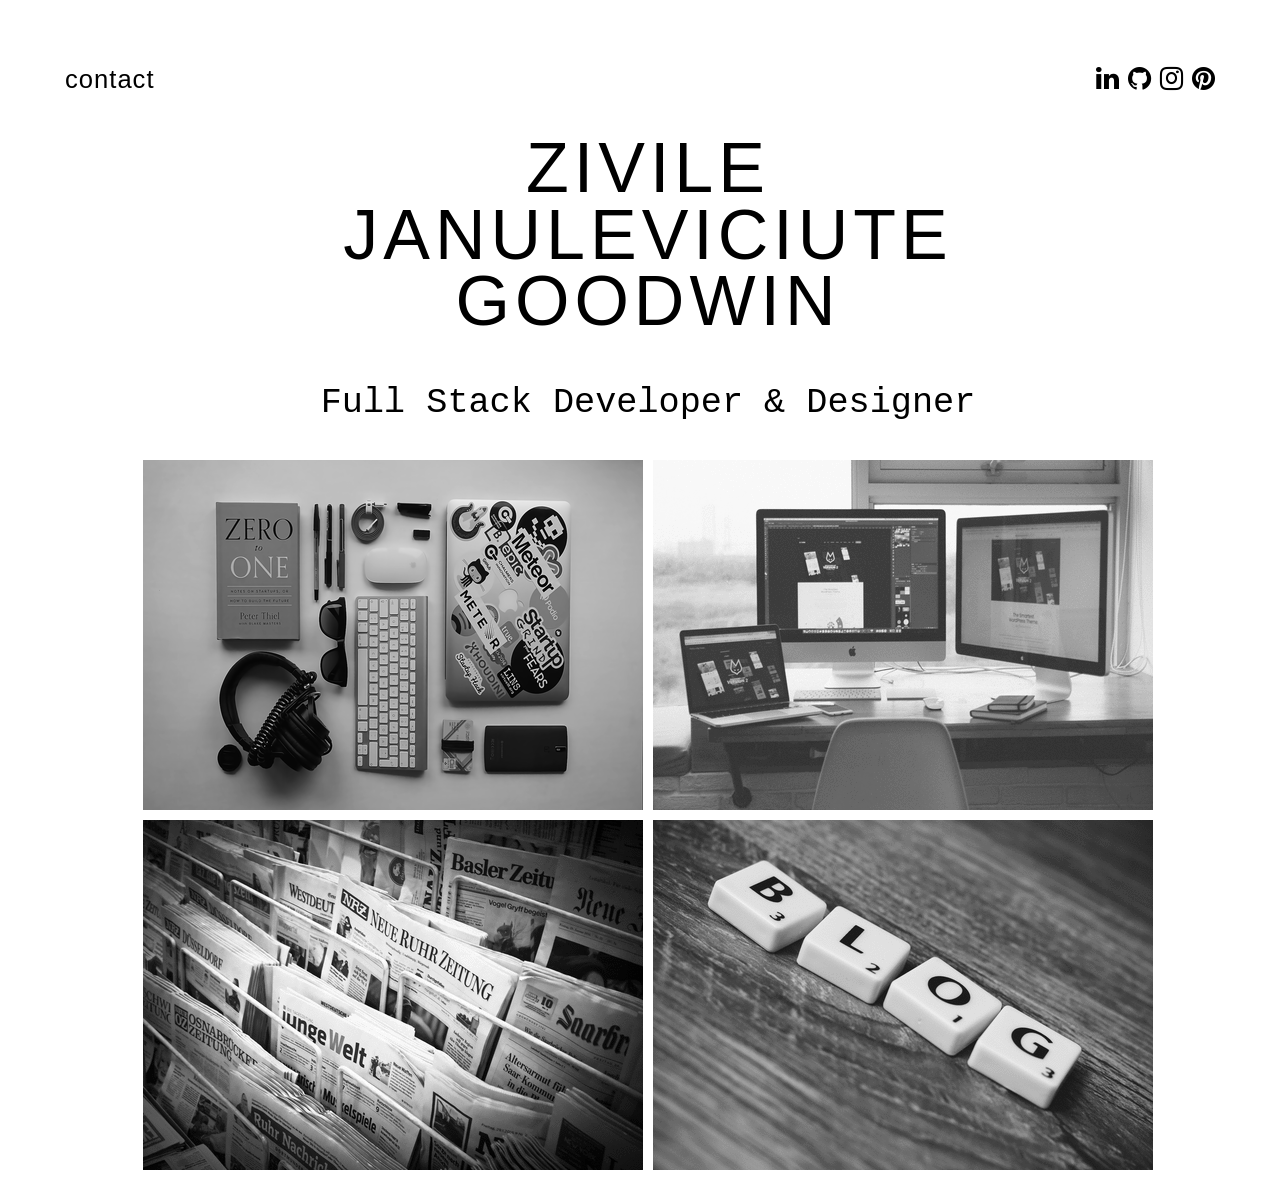
<file: index.html>
<!DOCTYPE html>
<html lang="en">
<head>
  <meta charset="UTF-8">
  <meta name="viewport" content="width=device-width, initial-scale=1, maximum-scale=1, user-scalable=no">
  <title>Zivile JG</title>
  <link rel="stylesheet" href="https://cdnjs.cloudflare.com/ajax/libs/font-awesome/4.7.0/css/font-awesome.min.css">
  <link rel="stylesheet" href="https://cdnjs.cloudflare.com/ajax/libs/animate.css/3.5.2/animate.min.css"
  integrity="sha384-OHBBOqpYHNsIqQy8hL1U+8OXf9hH6QRxi0+EODezv82DfnZoV7qoHAZDwMwEJvSw"
  crossorigin="anonymous">
  <link rel="stylesheet" type="text/css" href="css/style.css">
</head>
<body>
  <div class="main">
  <nav class="nav-social-media">
    <a href="https://www.linkedin.com/in/zivile-januleviciute-goodwin/" class="fa fa-linkedin"></a>
    <a href="https://github.com/zivile777" class="fa fa-github"></a>
    <a href="https://www.instagram.com/sepulture/" class="fa fa-instagram"></a>
    <a href="https://www.pinterest.com/zivilejg/" class="fa fa-pinterest"></a>
  </nav>
  <a href="mailto:zivile.goodwin@gmail.com" class="button-contact">contact</a>
    <header class="main-header">
      <div class="logo animated slideInLeft">
        <h1 class="logo-title">Zivile<br>Januleviciute<br>Goodwin</h1>
      </div>
      <div class="logo-subtitle animated slideInRight">
        <p>Full Stack Developer & Designer</p>
      </div>
    </header>
    <div class="links-div">
      <div class="container-index">
      <a href="resume.html">
        <div class="div-box">
          <img src="assets/resume.png" alt="resume">
          <div class="div-text-resume">
            <h3>Resume</h3>
        </div>
      </div>
    </a>
      <a href="portfolio.html">
        <div class="div-box">
          <img src="assets/portfolio.png" alt="portfolio">
          <div class="div-text-portfolio">
            <h3>Portfolio</h3>
        </div>
      </div>
    </a>
    <a href="publishings.html">
    <div class="div-box">
      <img src="assets/publishings.png" alt="publishings">
      <div class="div-text-publishings">
        <h3>Publishings</h3>
      </div>
    </div>
  </a>
  <a href="blog.html">
    <div class="div-box">
    <img src="assets/blog.png" alt="blog"/>
    <div class="div-text-blog">
      <h3>Blog</h3>
    </div>
  </div>
</a>
  </div>
  </div>
</div>
  <script></script>
</body>
</html>
</file>
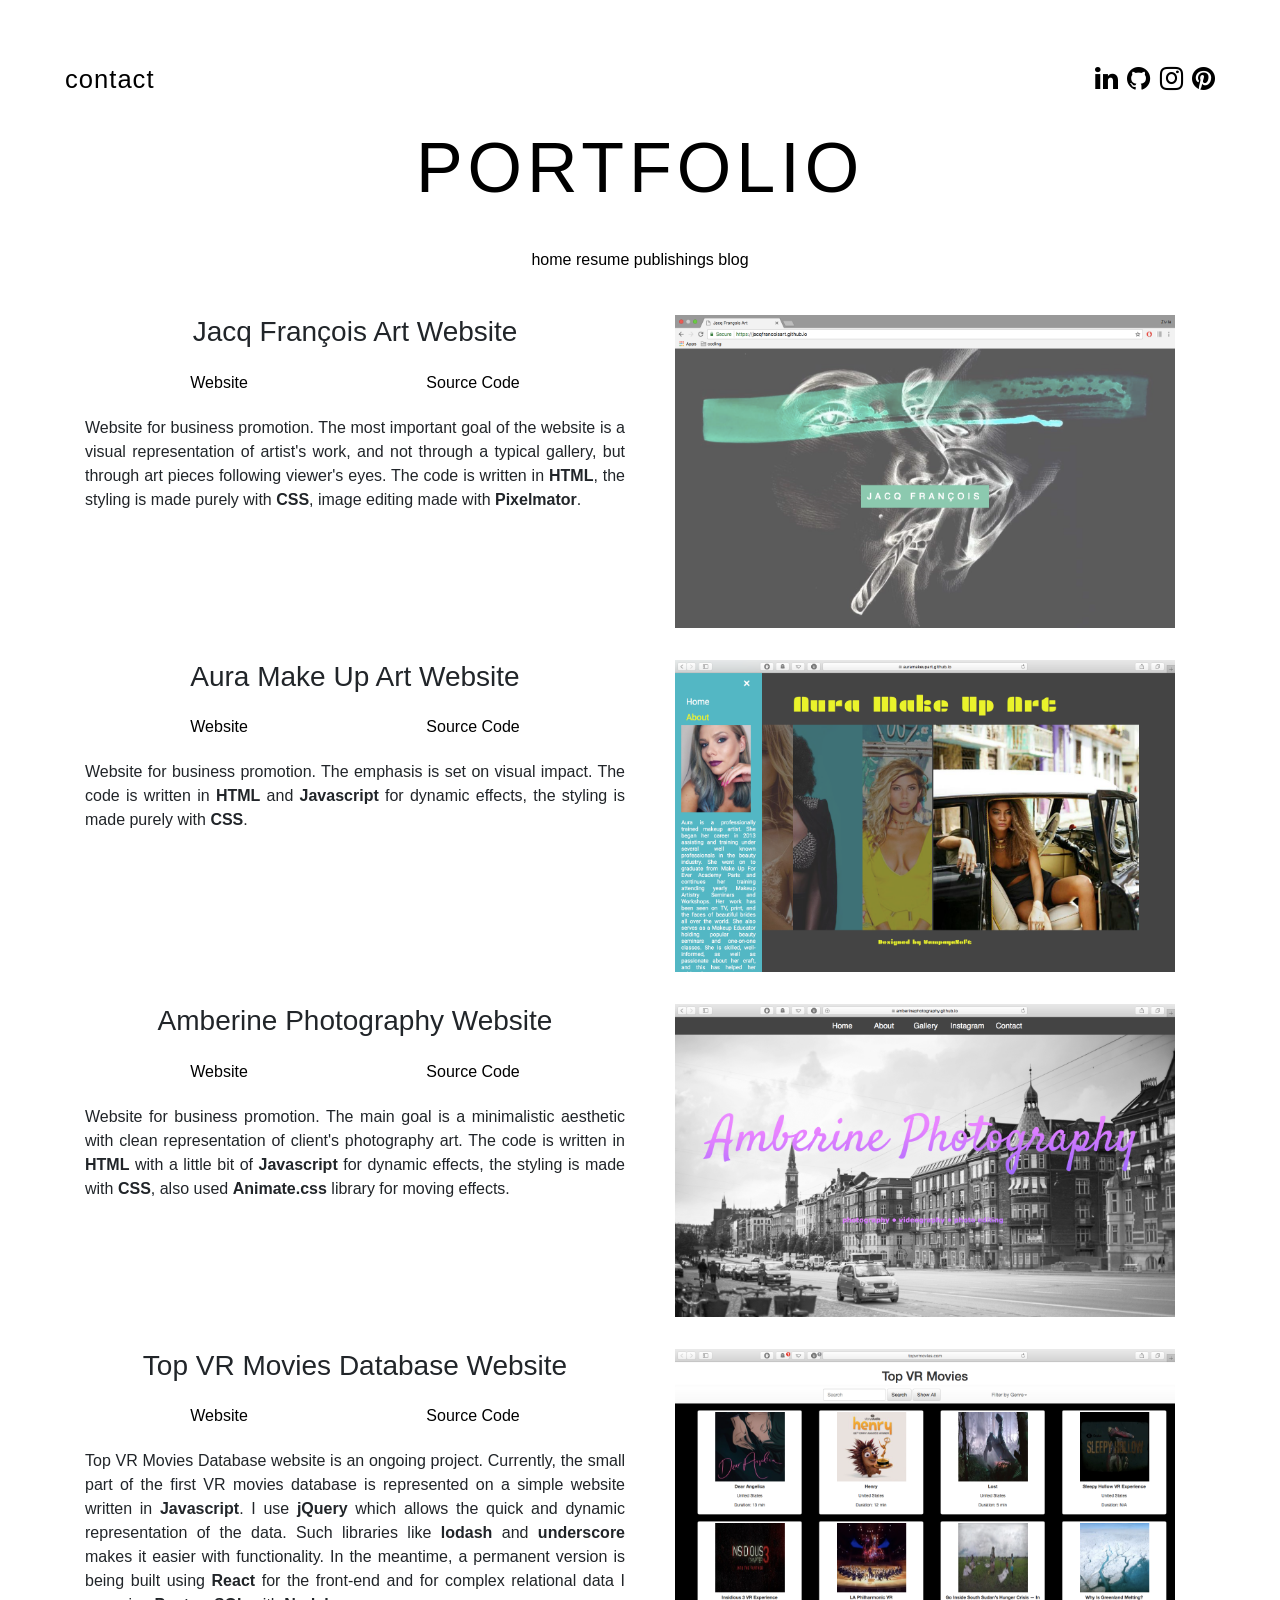
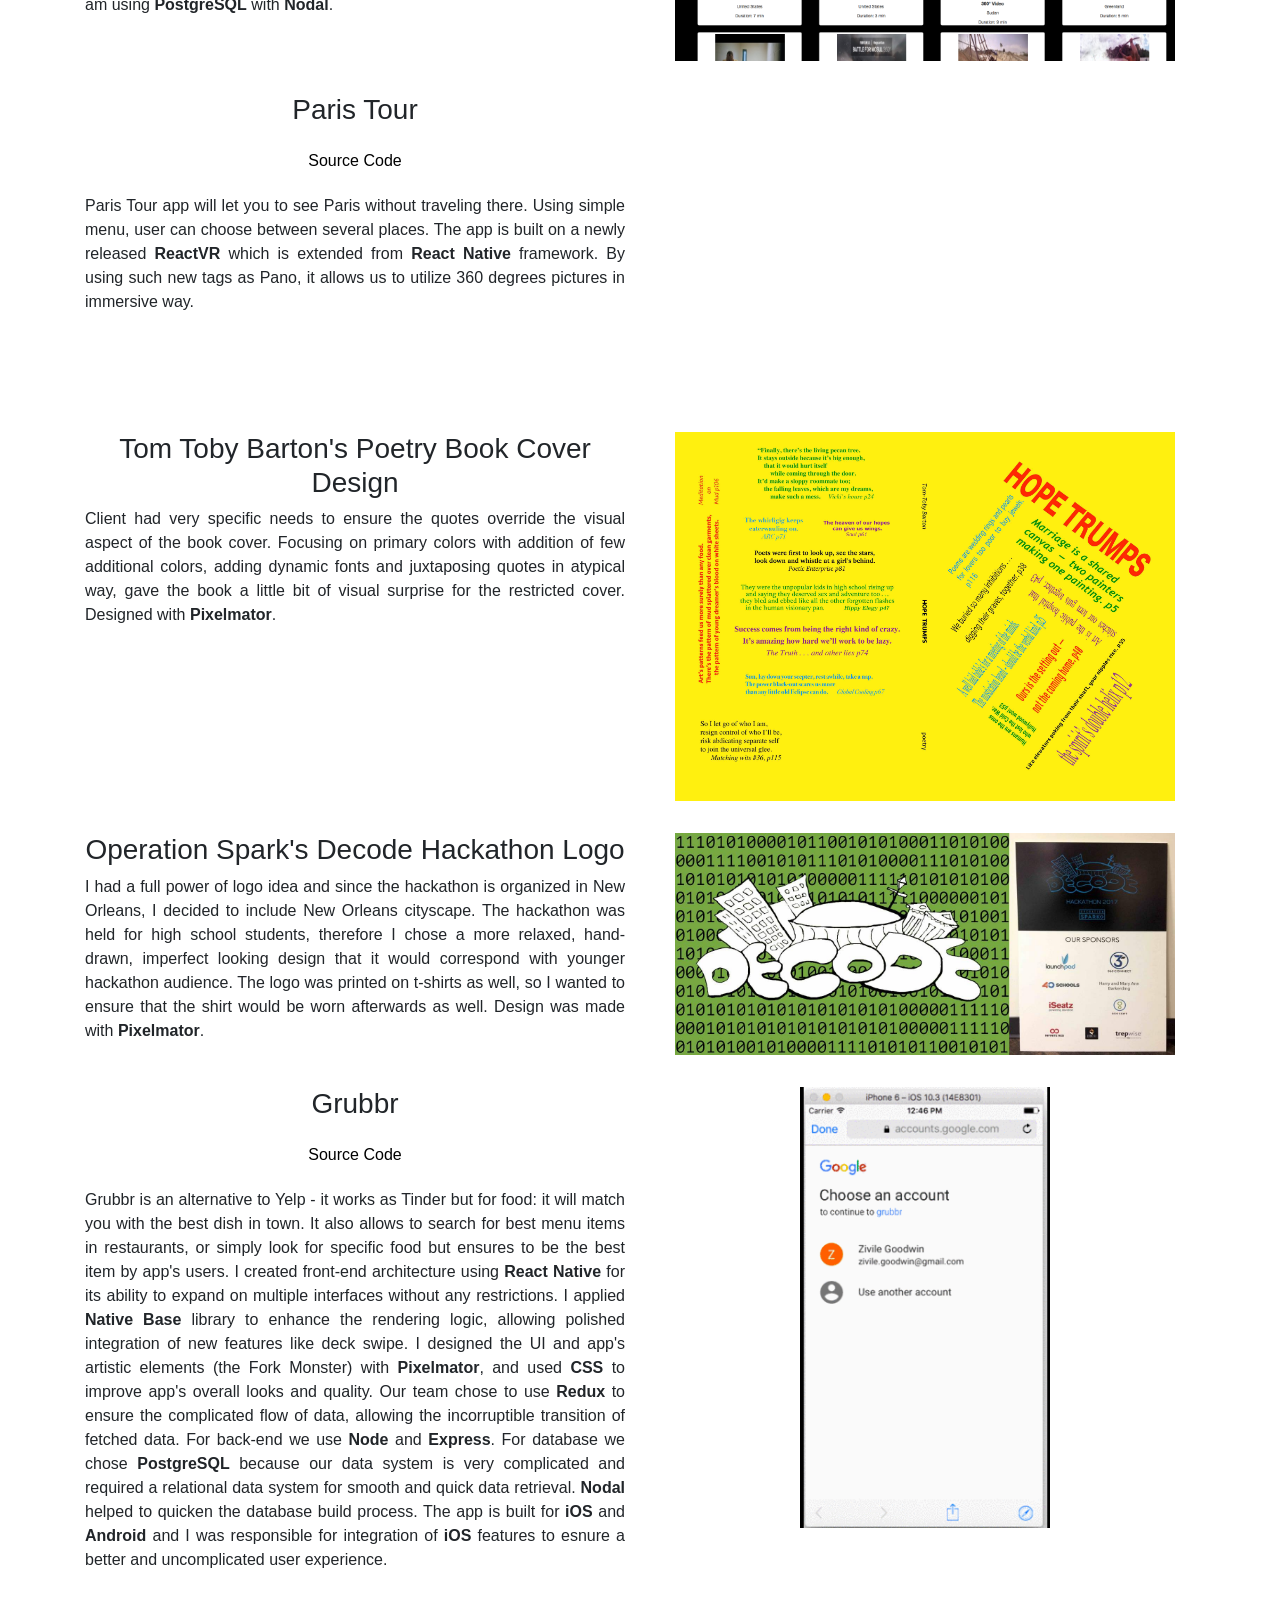
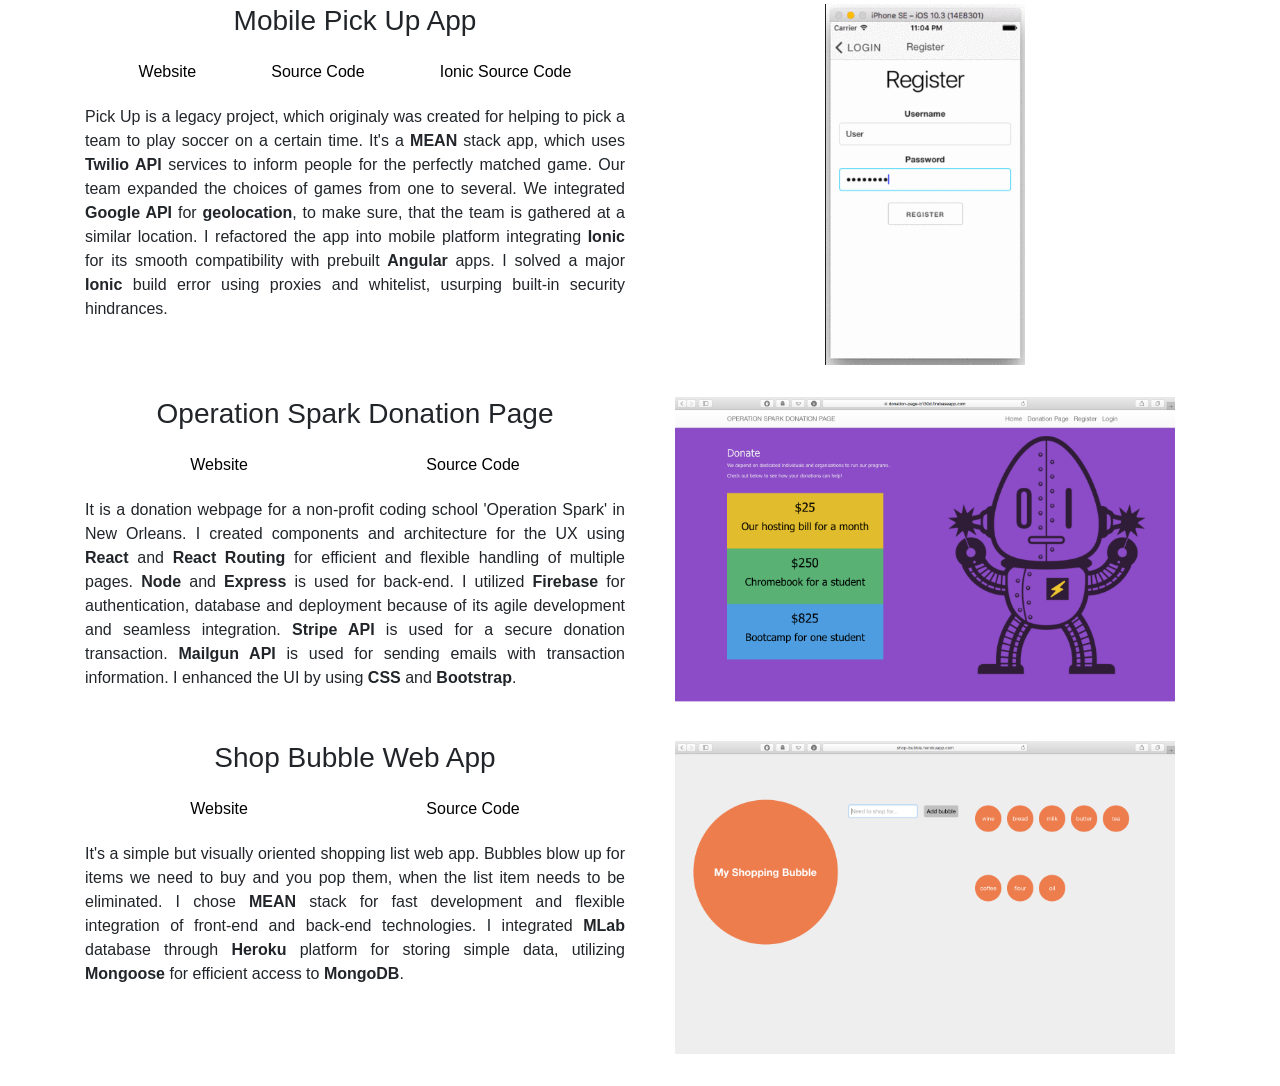
<file: portfolio.html>
<!DOCTYPE html>
<html lang="en">
<head>
  <meta charset="UTF-8">
  <meta name="viewport" content="width=device-width, initial-scale=1, maximum-scale=1, user-scalable=no">
  <title>Zivile JG</title>
  <link rel="stylesheet" href="https://maxcdn.bootstrapcdn.com/bootstrap/4.0.0-alpha.6/css/bootstrap.min.css"
    integrity="sha384-rwoIResjU2yc3z8GV/NPeZWAv56rSmLldC3R/AZzGRnGxQQKnKkoFVhFQhNUwEyJ"
    crossorigin="anonymous">
    <link rel="stylesheet" href="https://cdnjs.cloudflare.com/ajax/libs/font-awesome/4.7.0/css/font-awesome.min.css">
    <link rel="stylesheet" href="https://cdnjs.cloudflare.com/ajax/libs/animate.css/3.5.2/animate.min.css"
    integrity="sha384-OHBBOqpYHNsIqQy8hL1U+8OXf9hH6QRxi0+EODezv82DfnZoV7qoHAZDwMwEJvSw"
    crossorigin="anonymous">
  <link rel="stylesheet" type="text/css" href="css/style.css">
</head>
<body>
  <div class="main">
    <nav class="nav-social-media">
      <a href="https://www.linkedin.com/in/zivile-januleviciute-goodwin/" class="fa fa-linkedin"></a>
      <a href="https://github.com/zivile777" class="fa fa-github"></a>
      <a href="https://www.instagram.com/sepulture/" class="fa fa-instagram"></a>
      <a href="https://www.pinterest.com/zivilejg/" class="fa fa-pinterest"></a>
    </nav>
    <a href="mailto:zivile.goodwin@gmail.com" class="button-contact">contact</a>
    <header class="main-header">
      <div class="logo">
        <h1 class="logo-resume animated fadeInUpBig">Portfolio</h1>
      </div>
      <a class="nav-button" href="index.html">home</a>
      <a class="nav-button" href="resume.html">resume</a>
      <a class="nav-button" href="publishings.html">publishings</a>
      <a class="nav-button" href="blog.html">blog</a>
    </header>
    <div class="container animated bounceInUp">
      <!-- Columns are always 50% wide, on mobile and desktop -->
      <div class="row">
        <div class="col-6">
          <h3>Jacq François Art Website</h3>
          <div class="portfolio-item-info">
            <h6><a href="https://jacqfrancoisart.github.io/">Website</a></h6>
            <h6><a href="https://github.com/VampayaSoft/jacquesfrancoisart">Source Code</a></h6>
          </div>
          <p class="p-portfolio">
            Website for business promotion. The most important goal of the website
            is a visual representation of artist's work, and not through a typical
            gallery, but through art pieces following viewer's eyes.
            The code is written in <b>HTML</b>, the styling is made purely with <b>CSS</b>,
            image editing made with <b>Pixelmator</b>.
          </p>
        </div>
        <div class="col-6">
          <img src="assets/jacq.png" style="width: 500px" alt>
        </div>
        <div class="col-6">
          <h3>Aura Make Up Art Website</h3>
          <div class="portfolio-item-info">
            <h6><a href="https://auramakeupart.github.io/">Website</a></h6>
            <h6><a href="https://github.com/VampayaSoft/auramakeupart">Source Code</a></h6>
          </div>
          <p class="p-portfolio">
            Website for business promotion. The emphasis is set on visual impact.
            The code is written in <b>HTML</b> and <b>Javascript</b>
            for dynamic effects, the styling is made purely with <b>CSS</b>.
          </p>
        </div>
        <div class="col-6">
          <img src="assets/aura.png" style="width: 500px" alt>
        </div>
        <div class="col-6">
          <h3>Amberine Photography Website</h3>
          <div class="portfolio-item-info">
            <h6><a href="https://amberinephotography.github.io/">Website</a></h6>
            <h6><a href="https://github.com/VampayaSoft/amberinephotography">Source Code</a></h6>
          </div>
          <p class="p-portfolio">
            Website for business promotion. The main goal is a minimalistic aesthetic
            with clean representation of client's photography art.
            The code is written in <b>HTML</b> with a little bit of <b>Javascript</b>
            for dynamic effects, the styling is made with <b>CSS</b>,
            also used <b>Animate.css</b> library for moving effects.
          </p>
        </div>
        <div class="col-6">
          <img src="assets/amberine.png" style="width: 500px" alt>
        </div>
        <div class="col-6">
          <h3>Top VR Movies Database Website</h3>
          <div class="portfolio-item-info">
            <h6><a href="http://topvrmovies.com/">Website</a></h6>
            <h6><a href="https://github.com/VampayaSoft/vr-db-temporary-site">Source Code</a></h6>
          </div>
          <p class="p-portfolio">
            Top VR Movies Database website is an ongoing project. Currently, the small part
            of the first VR movies database is represented on a simple website
            written in <b>Javascript</b>. I use <b>jQuery</b> which allows the quick and dynamic
            representation of the data. Such libraries like <b>lodash</b> and <b>underscore</b>
            makes it easier with functionality.
            In the meantime, a permanent version is being built using <b>React</b>
            for the front-end and for complex relational data I am using <b>PostgreSQL</b> with <b>Nodal</b>.
          </p>
        </div>
        <div class="col-6">
          <img src="assets/vrmovies.png" style="width: 500px" alt>
        </div>
        <div class="col-6">
          <h3>Paris Tour</h3>
          <div class="portfolio-item-info">
            <h6><a href="https://github.com/zivile777/react-vr-paris-tour">Source Code</a></h6>
          </div>
          <p class="p-portfolio">
            Paris Tour app will let you to see Paris without traveling there.
            Using simple menu, user can choose between several places. The app is built
            on a newly released <b>ReactVR</b> which is extended from <b>React Native</b>
            framework. By using such new tags as Pano, it allows us to utilize 360 degrees
            pictures in immersive way.
          </p>
        </div>
        <div class="col-6">
          <iframe width="500" height="300" src="https://www.youtube.com/embed/Xv1PLB9O2zk"
            frameborder="0" allowfullscreen>
          </iframe>
        </div>
        <div class="col-6">
          <h3>Tom Toby Barton's Poetry Book Cover Design</h3>
          <p class="p-portfolio">
            Client had very specific needs to ensure the quotes override the visual
            aspect of the book cover. Focusing on primary colors with addition of few
            additional colors, adding dynamic fonts and juxtaposing quotes in atypical
            way, gave the book a little bit of visual surprise for the restricted cover.
            Designed with <b>Pixelmator</b>.
          </p>
        </div>
        <div class="col-6">
          <img src="assets/tom.jpg" style="width: 500px" alt>
        </div><div class="col-6">
          <h3>Operation Spark's Decode Hackathon Logo</h3>
          <p class="p-portfolio">
            I had a full power of logo idea and since the hackathon is organized
            in New Orleans, I decided to include New Orleans cityscape. The hackathon
            was held for high school students, therefore I chose a more relaxed,
            hand-drawn, imperfect looking design that it would correspond with younger
            hackathon audience. The logo was printed on t-shirts as well, so I wanted
            to ensure that the shirt would be worn afterwards as well.
            Design was made with <b>Pixelmator</b>.
          </p>
        </div>
        <div class="col-6">
          <img src="assets/hack.jpg" style="width: 500px" alt>
        </div>
        <div class="col-6">
          <h3>Grubbr</h3>
          <div class="portfolio-item-info">
            <h6><a href="https://github.com/BrutSoft/grubbr">Source Code</a></h6>
          </div>
          <p class="p-portfolio">
            Grubbr is an alternative to Yelp - it works as Tinder but for food:
            it will match you with the best dish in town. It also allows to search for best
            menu items in restaurants, or simply look for specific food but ensures to
            be the best item by app's users. I created front-end architecture using
            <b>React Native</b> for its ability to expand on multiple interfaces
            without any restrictions. I applied <b>Native Base</b> library to enhance
            the rendering logic, allowing polished integration of new features like
            deck swipe. I designed the UI and app's artistic elements (the Fork Monster)
            with <b>Pixelmator</b>, and used <b>CSS</b> to improve app's overall looks
            and quality. Our team chose to use <b>Redux</b> to ensure the complicated flow of data,
            allowing the incorruptible transition of fetched data. For back-end we use
            <b>Node</b> and <b>Express</b>. For database we chose <b>PostgreSQL</b>
            because our data system is very complicated and required a relational data system
            for smooth and quick data retrieval. <b>Nodal</b> helped to quicken the
            database build process. The app is built for <b>iOS</b> and <b>Android</b>
            and I was responsible for integration of <b>iOS</b> features to esnure
            a better and uncomplicated <iOS> user experience.
          </p>
        </div>
        <div class="col-6">
          <img src="assets/grubbr-giphy.gif" style="width: 250px" alt>
        </div>
        <div class="col-6">
          <h3>Mobile Pick Up App</h3>
          <div class="portfolio-item-info">
            <h6><a href="http://pick-up-app.herokuapp.com/">Website</a></h6>
            <h6><a href="https://github.com/BrutSoft/pickUp">Source Code</a></h6>
            <h6><a href="https://github.com/BrutSoft/pick-up-mobile">Ionic Source Code</a></h6>
          </div>
          <p class="p-portfolio">
            Pick Up is a legacy project, which originaly was created for helping to pick
            a team to play soccer on a certain time. It's a <b>MEAN</b> stack app, which uses
            <b>Twilio API</b> services to inform people for the perfectly matched game.
            Our team expanded the choices of games from one to several. We integrated
            <b>Google API</b> for <b>geolocation</b>, to make sure, that the team is gathered at
            a similar location. I refactored the app into mobile platform integrating
            <b>Ionic</b> for its smooth compatibility with prebuilt <b>Angular</b> apps.
            I solved a major <b>Ionic</b> build error using proxies and whitelist, usurping built-in
            security hindrances.
          </p>
        </div>
        <div class="col-6">
          <img src="assets/app-giphy.gif" style="width: 200px" alt>
        </div>
        <div class="col-6">
          <h3>Operation Spark Donation Page</h3>
          <div class="portfolio-item-info">
            <h6><a href="https://donation-page-b130d.firebaseapp.com">Website</a></h6>
            <h6><a href="https://github.com/zivile777/Greenfield-project-2016">Source Code</a></h6>
          </div>
          <p class="p-portfolio">
            It is a donation webpage for a non-profit coding school 'Operation Spark'
            in New Orleans. I created components and architecture for the UX using <b>React</b>
            and <b>React Routing</b> for efficient and flexible handling of multiple pages.
            <b>Node</b> and <b>Express</b> is used for back-end. I utilized <b>Firebase</b> for
            authentication, database and deployment because of its agile development and
            seamless integration. <b>Stripe API</b> is used for a secure donation transaction.
            <b>Mailgun API</b> is used for sending emails with transaction information.
            I enhanced the UI by using <b>CSS</b> and <b>Bootstrap</b>.
          </p>
        </div>
        <div class="col-6">
          <img src="assets/donation.png" style="width: 500px" alt>
        </div>
        <div class="col-6">
          <h3>Shop Bubble Web App</h3>
          <div class="portfolio-item-info">
            <h6><a href="http://shop-bubble.herokuapp.com">Website</a></h6>
            <h6><a href="https://github.com/zivile777/shop-bubble-app">Source Code</a></h6>
          </div>
          <p class="p-portfolio">
            It's a simple but visually oriented shopping list web app. Bubbles blow up
            for items we need to buy and you pop them, when the list item needs to be eliminated.
            I chose <b>MEAN</b> stack for fast development and flexible integration of
            front-end and back-end technologies. I integrated <b>MLab</b> database through
            <b>Heroku</b> platform for storing simple data, utilizing <b>Mongoose</b>
            for efficient access to <b>MongoDB</b>.
          </p>
        </div>
        <div class="col-6">
          <img src="assets/bubble.png" style="width: 500px" alt>
        </div>
      </div>
    </div>
  </div>
  <script>
  </script>
</body>
</html>
</file>
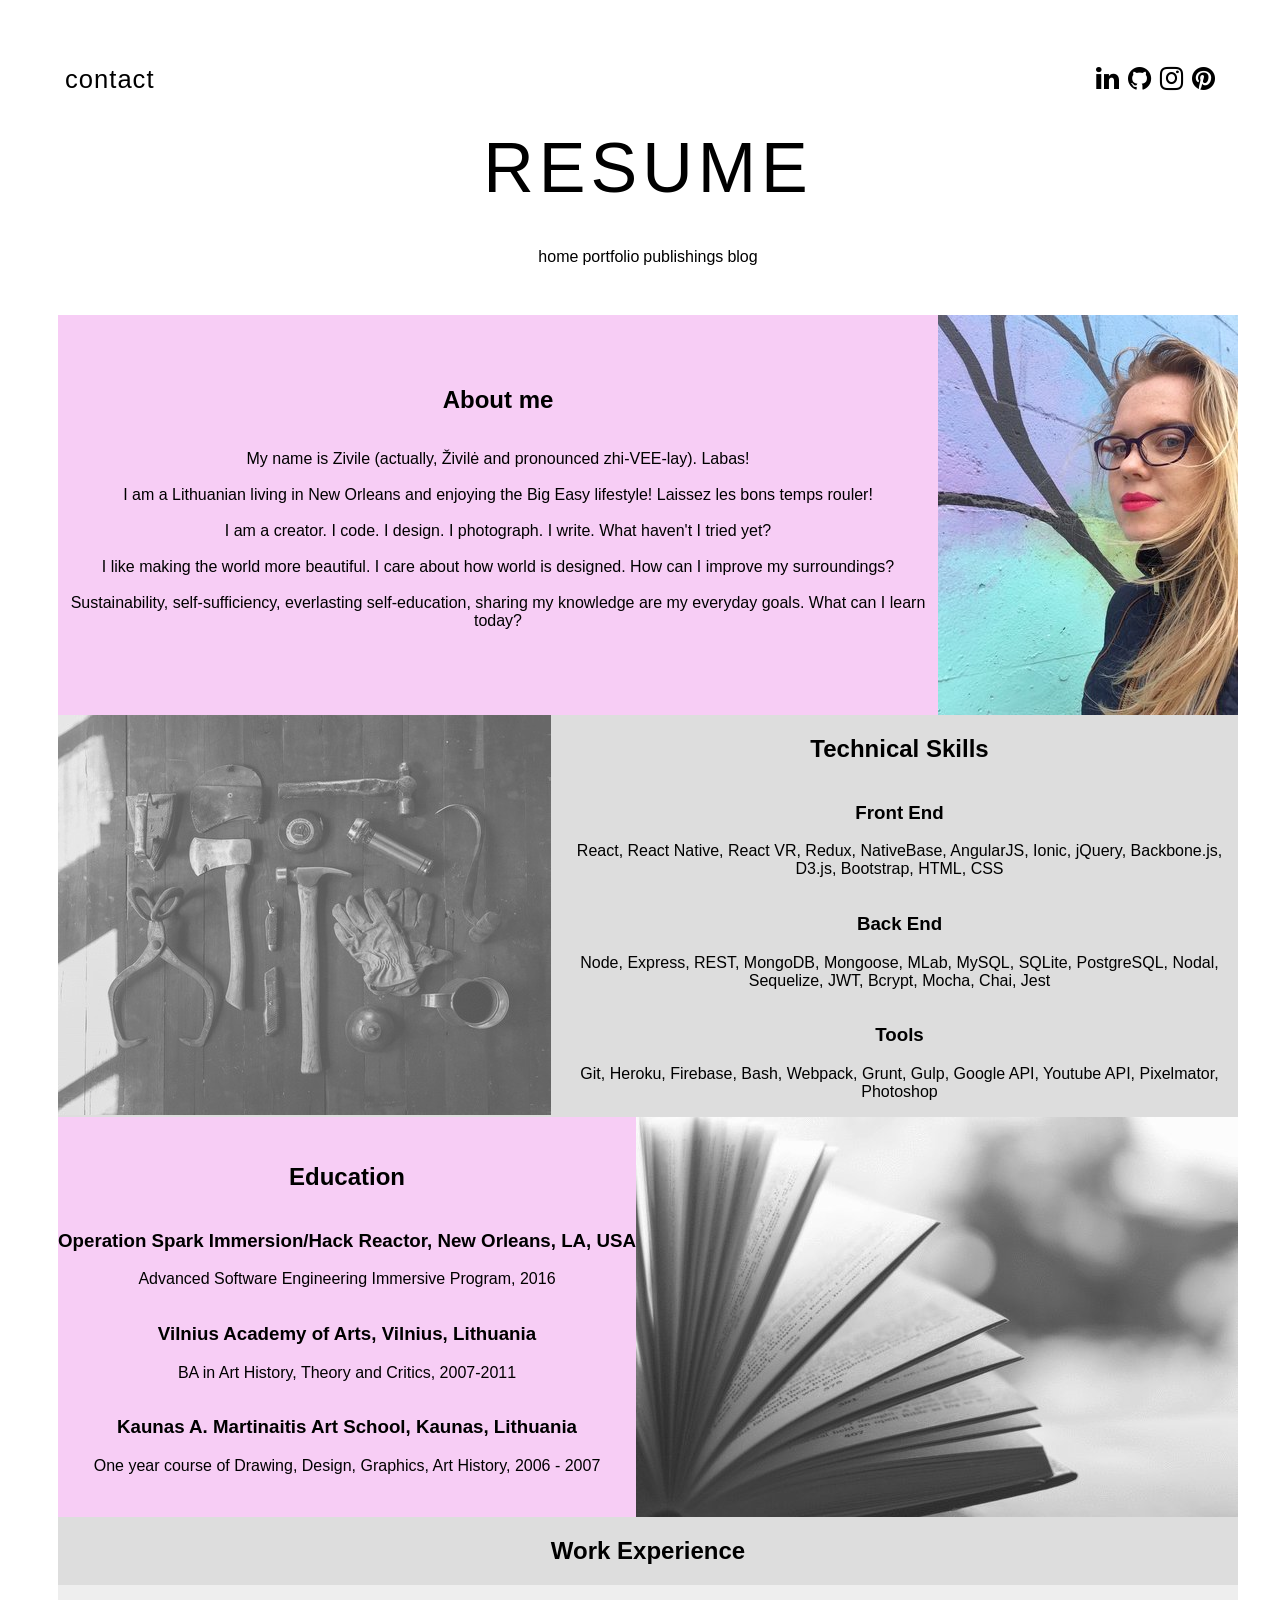
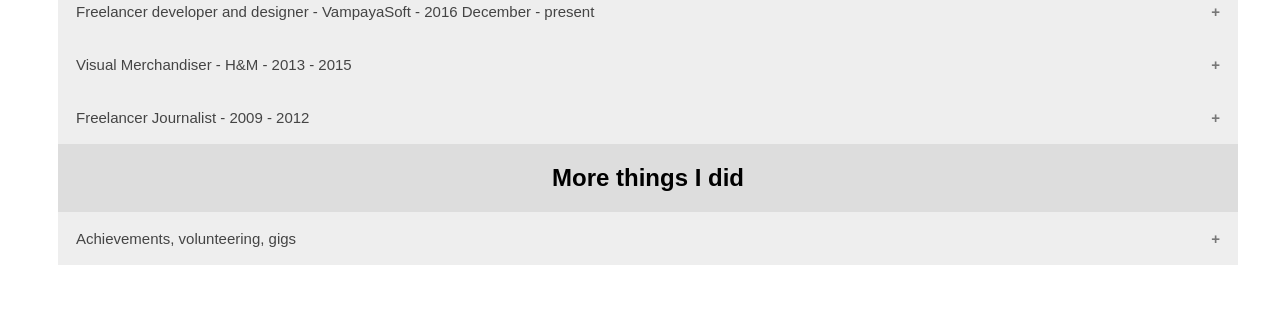
<file: resume.html>
<!DOCTYPE html>
<html lang="en">
<head>
  <meta charset="UTF-8">
  <meta name="viewport" content="width=device-width, initial-scale=1, maximum-scale=1, user-scalable=no">
  <title>Zivile JG</title>
  <link rel="stylesheet" href="https://cdnjs.cloudflare.com/ajax/libs/font-awesome/4.7.0/css/font-awesome.min.css">
  <link rel="stylesheet" href="https://cdnjs.cloudflare.com/ajax/libs/animate.css/3.5.2/animate.min.css"
  integrity="sha384-OHBBOqpYHNsIqQy8hL1U+8OXf9hH6QRxi0+EODezv82DfnZoV7qoHAZDwMwEJvSw"
  crossorigin="anonymous">
  <link rel="stylesheet" type="text/css" href="css/style.css">
</head>
<body>
  <div class="main">
    <nav class="nav-social-media">
      <a href="https://www.linkedin.com/in/zivile-januleviciute-goodwin/" class="fa fa-linkedin"></a>
      <a href="https://github.com/zivile777" class="fa fa-github"></a>
      <a href="https://www.instagram.com/sepulture/" class="fa fa-instagram"></a>
      <a href="https://www.pinterest.com/zivilejg/" class="fa fa-pinterest"></a>
    </nav>
    <a href="mailto:zivile.goodwin@gmail.com" class="button-contact">contact</a>
    <header class="main-header">
      <div class="logo">
        <h1 class="logo-resume animated zoomInUp">Resume</h1>
      </div>
      <a class="nav-button" href="index.html">home</a>
      <a class="nav-button" href="portfolio.html">portfolio</a>
      <a class="nav-button" href="publishings.html">publishings</a>
      <a class="nav-button" href="blog.html">blog</a>
    </header>
    <div class="container-resume animated slideInUp">
      <div class="about-me">
        <div class="about-me-text">
          <h2 class="title-me">About me</h2>
          <div class="desc-me">
            <p class="p-me">My name is Zivile (actually, Živilė and pronounced zhi-VEE-lay). Labas!<br></br>
            I am a Lithuanian living in New Orleans and enjoying the Big Easy lifestyle! Laissez les bons temps rouler!<br></br>
            I am a creator. I code. I design. I photograph. I write. What haven't I tried yet?<br></br>
            I like making the world more beautiful. I care about how world is designed. How can I improve my surroundings?<br></br>
            Sustainability, self-sufficiency, everlasting self-education, sharing my knowledge are my everyday goals. What can I learn today?<br></br>
            </p>
          </div>
        </div>
        <div class="about-me-pic">
          <img class="me-img" src="assets/about-me.jpg">
        </div>
      </div>
      <div class="skills">
        <div class="skills-pic">
          <img class="skills-img" src="assets/tools.jpg">
        </div>
        <div class="skills-text">
          <h2 class="title-skills">Technical Skills</h2>
          <div class="frontend">
            <h3 class="title-frontend">Front End</h3>
            <p class="p-frontend">React, React Native, React VR, Redux, NativeBase,
            AngularJS, Ionic, jQuery, Backbone.js, D3.js, Bootstrap, HTML, CSS</p>
          </div>
          <div class="backend">
            <h3 class="title-backend">Back End</h3>
            <p class="p-backend">Node, Express, REST, MongoDB, Mongoose, MLab, MySQL,
            SQLite, PostgreSQL, Nodal, Sequelize, JWT, Bcrypt, Mocha, Chai, Jest</p>
        </div>
        <div class="tools">
          <h3 class="title-tools">Tools</h3>
          <p class="p-tools">Git, Heroku, Firebase, Bash, Webpack, Grunt, Gulp, Google API,
          Youtube API, Pixelmator, Photoshop</p>
        </div>
      </div>
      </div>
      <div class="education">
        <div class="education-text">
          <h2 class="title-education">Education</h2>
          <div class="ed1">
            <h3 class="h3-ed1"><a href="https://operationspark.org">Operation Spark Immersion/Hack Reactor, New Orleans, LA, USA</a></h3>
            <p class="p-ed1">Advanced Software Engineering Immersive Program, 2016</p>
          </div>
          <div class="ed2">
            <h3 class="h3-ed2"><a href="http://www.vda.lt/en/">Vilnius Academy of Arts, Vilnius, Lithuania</a></h3>
            <p class="p-ed2">BA in Art History, Theory and Critics, 2007-2011</p>
          </div>
          <div class="ed3">
            <h3 class="h3-ed3"><a href="http://www.kamdaile.lt">Kaunas A. Martinaitis Art School, Kaunas, Lithuania</a></h3>
            <p class="p-ed1">One year course of Drawing, Design, Graphics, Art History, 2006 - 2007</p>
          </div>
        </div>
        <div class="education-pic">
          <img class="education-img" src="assets/education.jpg">
        </div>
      </div>
      <div class="work">
        <h2 class="title-work">Work Experience</h2>
        <button class="accordion">Freelancer developer and designer - VampayaSoft - 2016 December - present</button>
        <div class="panel">
          <p class="p-work">
            Working on various kinds of international projects: from graphic and web design to web and mobile applications.<br></br>
            For more information about the projects I've worked on, visit <a href="portfolio.html">Portfolio section</a>.
          </p>
        </div>
        <button class="accordion">Visual Merchandiser - H&M - 2013 - 2015</button>
        <div class="panel">
          <p class="p-work">
            My experience varies from a flagship store with a $13 million budget to a smaller $6 million store.
            I worked with big teams and as well as small ones, where I was the only visual merchandiser,
            taking care of over 70 mannequins, 4 visual windows, being responsible for store's
            marketing and its execution.
            I helped opening three stores in new markets, setting up the visual parts
            of the stores and coaching new staff on company's procedures and operations.
            Worked closely with the first Home Department in the US market,
            being responsible for merchandising and continuous
            visual updating.
            Adapted to tight schedules and deadlines, and having a shortage of staff,
            still managed to meet the standards and exceed the expectations. Constant challenges while
            engineering store's visual designs and props, taught me to find creative solutions in order
            to reach the desired look.
            Having a good understanding of retail business, marketing, customer
            service and team work, my team and I surpassed the $2 million goal by $4 million in 2015.
          </p>
        </div>
        <button class="accordion">Freelancer Journalist - 2009 - 2012</button>
        <div class="panel">
          <p class="p-work">Wrote various cultural articles and art critique.
            Published in various Lithuanian cultural newspapers like <i>Šiaurės Atėnai,
            7 Meno Dienos</i> and other news media outlets.<br></br>
            To see the articles, go to <a href="publishings.html">Publications section</a>.
          </p>
        </div>
      </div>
      <div class="other">
        <h2 class="title-other">More things I did</h2>
        <button class="accordion">Achievements, volunteering, gigs</button>
        <div class="panel">
          <p class="p-other">
            Volunteer and Mentor, Women in Tech, New Orleans, 2017 - present<br></br>
            Volunteer and Mentor, Operation Spark, New Orleans, 2017 - present<br></br>
            Logo Designer and Mentor, Operation Spark's Decode Hackathon, New Orleans, 2017<br></br>
            Volunteer, U.S. Biennial (aka Prospect New Orleans), New Orleans, 2013<br></br>
            Docent, Ogden Museum of Southern Art, New Orleans, 2013<br></br>
            Photographer Assistant, Amberine Photography, Kaunas, 2012<br></br>
            Dance Critic, New Baltic Dance Festival, Vilnius, 2012<br></br>
            Film Critic, Kaunas International Film Festival, Kaunas, 2012<br></br>
            Registrator and Bookkeeper, International Ballroom Dance competition "Autumn Cup", Kaunas, 2008 - 2012<br></br>
            Volunteer, European Film Festival "Scanorama", Kaunas, 2011 - 2012<br></br>
            Opera Critic, New Opera Action Festival, Vilnius, 2011<br></br>
            Curator and Press Release, Art Exhibition "Focus", organized with Ilonka Czerny, Vilnius, 2010<br></br>
            Makeup Assistant, short movie "Supper" by V. Pauliukevicius, Varena, 2010<br></br>
            5th place, National Philosophy Olympiad, Vilnius, 2006<br></br>
            Students Council Member, Kaunas Aušra highschool, Kaunas, 2003 - 2005<br></br>
            1st place, International Ballroom Dance competition "Baltic Ambers", Kaunas, 2001<br></br>
          </p>
        </div>
    </div>
  </div>
  <script>
var acc = document.getElementsByClassName('accordion');
var i;

for (i = 0; i < acc.length; i++) {
  acc[i].onclick = function () {
    this.classList.toggle('active');
    var panel = this.nextElementSibling;
    if (panel.style.maxHeight) {
      panel.style.maxHeight = null;
    } else {
      panel.style.maxHeight = panel.scrollHeight + 'px';
    }
  };
}
  </script>
</body>
</html>
</file>
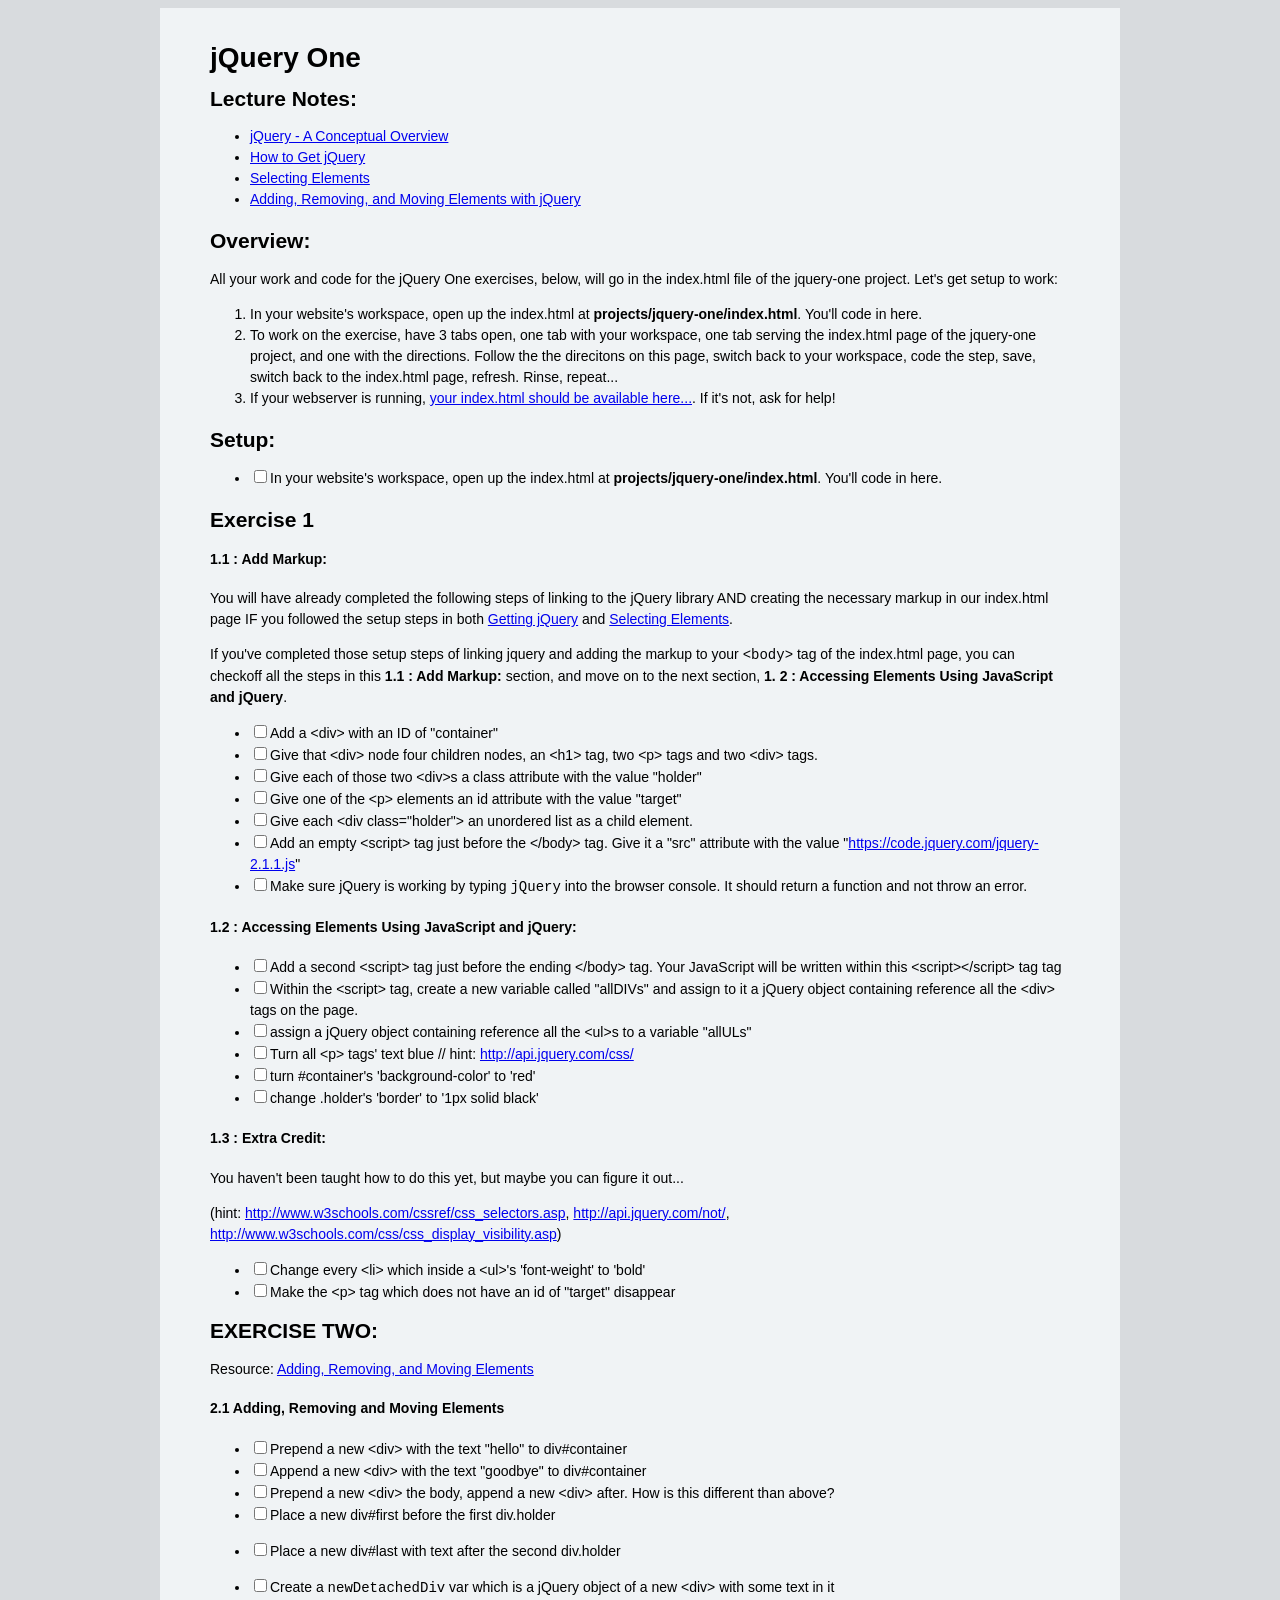
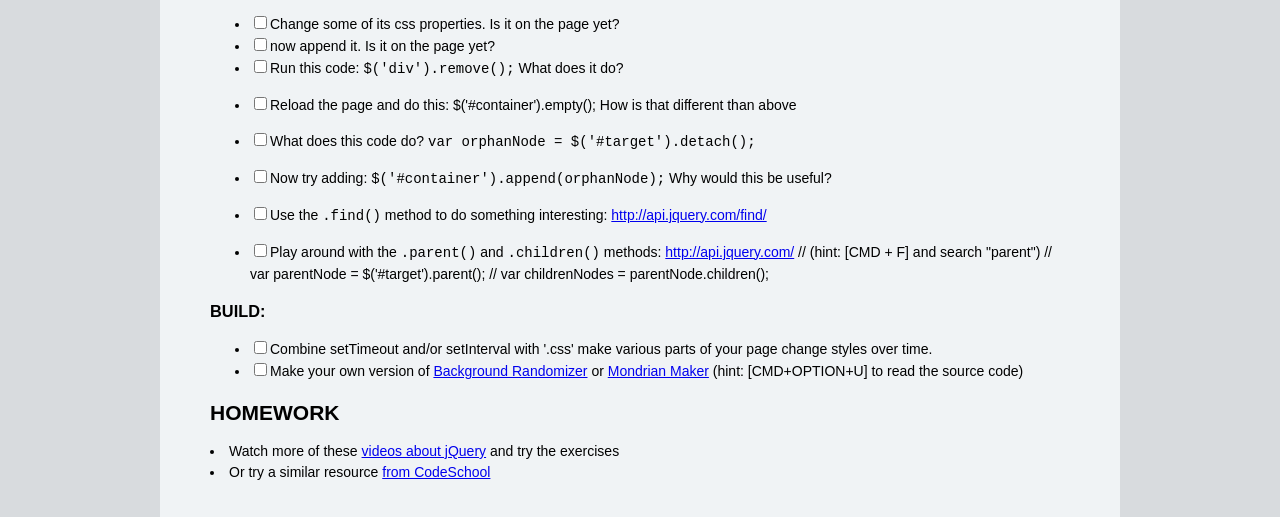
<file: projects/jquery-one/directions.html>
<!DOCTYPE html>
<html>

<head>
  <meta charset="utf-8">
  <meta http-equiv="X-UA-Compatible" content="IE=edge">
  <title>Code is Fun!</title>
  <style>
    * {
      box-sizing: border-box;
    }
    
    body {
      font: 500 14px/21px 'Helvetica Neue', Helvetica, Arials;
      background-color: #d8dbde;
    }
    
    #container {
      width: 960px;
      margin: 0 auto;
      padding: 20px 50px;
      background-color: #f0f3f5;
    }
    
    section {
      margin-top: 20px;
    }
  </style>
</head>

<body>
  <div id="container">
    <h1>jQuery One</h1>
    <section>
      <h2>Lecture Notes:</h2>
      <ul>
        <li><a href="notes/jquery1.html">jQuery - A Conceptual Overview</a></li>
        <li><a href="notes/jquery2.html">How to Get jQuery</a></li>
        <li><a href="notes/jquery3.html">Selecting Elements</a></li>
        <li><a href="notes/jquery4.html">Adding, Removing, and Moving Elements with jQuery</a></li>
      </ul>
    </section>
    
    <section>
      <h2>Overview:</h2>
      <p>All your work and code for the jQuery One exercises, below, will go in the index.html file of the jquery-one project. Let's get setup to work:</p>
      <ol>
        <li>In your website's workspace, open up the index.html at <strong>projects/jquery-one/index.html</strong>.  You'll code in here.</li>
        <li>To work on the exercise, have 3 tabs open, one tab with your workspace, one tab serving the index.html page of the jquery-one project, and one with the directions.  Follow the the direcitons on this page, switch back to your workspace, code the step, save, switch back to the index.html page, refresh. Rinse, repeat...</li>
        <li>If your webserver is running, <a href="index.html" target="_blank">your index.html should be available here...</a>. If it's not, ask for help!</li>
      </ol>
    </section>
    
    <section>
      <h2>Setup:</h2>
        <ul>
            <li>
              <input type="checkbox">In your website's workspace, open up the index.html at <strong>projects/jquery-one/index.html</strong>.  You'll code in here.
            </li>
        </ul>
    </section>
    
    <section>
      <h2>Exercise 1</h2>
      
      <h4>1.1 : Add Markup:</h4>
      <p>You will have already completed the following steps of linking to the jQuery library AND creating the necessary markup in our index.html page IF you followed the setup steps in both <a href="notes/jquery2.html#setup">Getting jQuery</a> and <a href="notes/jquery3.html#setup">Selecting Elements</a>.</p>
      
      <p>If you've completed those setup steps of linking jquery and adding the markup to your <code>&lt;body&gt;</code> tag of the index.html page, you can checkoff all the steps in this <strong>1.1 : Add Markup:</strong> section, and move on to the next section, <strong>1. 2 : Accessing Elements Using JavaScript and jQuery</strong>.</p>
      
      <ul>
         <li>
          <input type="checkbox">Add a &lt;div&gt; with an ID of &quot;container&quot;</li>
        <li>
          <input type="checkbox">Give that &lt;div&gt; node four children nodes, an &lt;h1&gt; tag, two &lt;p&gt; tags and two &lt;div&gt; tags.</li>
        <li>
          <input type="checkbox">Give each of those two &lt;div&gt;s a class attribute with the value &quot;holder&quot;</li>
        <li>
          <input type="checkbox">Give one of the &lt;p&gt; elements an id attribute with the value &quot;target&quot;</li>
        <li>
          <input type="checkbox">Give each &lt;div class=&quot;holder&quot;&gt; an unordered list as a child element.</li>
        <li>
          <input type="checkbox">Add an empty &lt;script&gt; tag just before the &lt;/body&gt; tag. Give it a &quot;src&quot; attribute with the value &quot;<a href="https://code.jquery.com/jquery-2.1.4.js">https://code.jquery.com/jquery-2.1.1.js</a>&quot;</li>
        <li>
          <input type="checkbox">Make sure jQuery is working by typing <code>jQuery</code> into the browser console. It should return a function and not throw an error.</li>
      </ul>
      <h4>1.2 : Accessing Elements Using JavaScript and jQuery:</h4>
      <ul>
        <li>
          <input type="checkbox">Add a second &lt;script&gt; tag just before the ending &lt;/body&gt; tag. Your JavaScript will be written within this &lt;script&gt;&lt;/script&gt; tag tag</li>
        <li>
          <input type="checkbox">Within the &lt;script&gt; tag, create a new variable called &quot;allDIVs&quot; and assign to it a jQuery object containing reference all the &lt;div&gt; tags on the page.</li>
        <li>
          <input type="checkbox">assign a jQuery object containing reference all the &lt;ul&gt;s to a variable &quot;allULs&quot;</li>
        <li>
          <input type="checkbox">Turn all &lt;p&gt; tags&#39; text blue // hint: <a href="http://api.jquery.com/css/">http://api.jquery.com/css/</a></li>
        <li>
          <input type="checkbox">turn #container&#39;s &#39;background-color&#39; to &#39;red&#39;</li>
        <li>
          <input type="checkbox">change .holder&#39;s &#39;border&#39; to &#39;1px solid black&#39;</li>
      </ul>
      <h4>1.3 : Extra Credit:</h4>
      <p>You haven&#39;t been taught how to do this yet, but maybe you can figure it out...</p>
      <p>(hint: <a href="http://www.w3schools.com/cssref/css_selectors.asp">http://www.w3schools.com/cssref/css_selectors.asp</a>, <a href="http://api.jquery.com/not/">http://api.jquery.com/not/</a>, <a href="http://www.w3schools.com/css/css_display_visibility.asp">http://www.w3schools.com/css/css_display_visibility.asp</a>)</p>
      <ul>
        <li>
          <input type="checkbox">Change every &lt;li&gt; which inside a &lt;ul&gt;&#39;s &#39;font-weight&#39; to &#39;bold&#39;</li>
        <li>
          <input type="checkbox">Make the &lt;p&gt; tag which does not have an id of &quot;target&quot; disappear</li>
      </ul>
      <h2>EXERCISE TWO:</h2>
      <p> Resource: <a href="jquery4.html">Adding, Removing, and Moving Elements</a></p>
      <h4>2.1 Adding, Removing and Moving Elements</h4>
      <ul>
        <li>
          <input type="checkbox">Prepend a new &lt;div&gt; with the text &quot;hello&quot; to div#container</li>
        <li>
          <input type="checkbox">Append a new &lt;div&gt; with the text &quot;goodbye&quot; to div#container</li>
        <li>
          <input type="checkbox">Prepend a new &lt;div&gt; the body, append a new &lt;div&gt; after. How is this different than above?</li>
        <li>
          <input type="checkbox">Place a new div#first before the first div.holder</li>
        <li>
          <p>
            <input type="checkbox">Place a new div#last with text after the second div.holder</p>
        </li>
        <li>
          <p>
            <input type="checkbox">Create a <code>newDetachedDiv</code> var which is a jQuery object of a new &lt;div&gt; with some text in it</p>
        </li>
        <li>
          <input type="checkbox">Change some of its css properties. Is it on the page yet?</li>
        <li>
          <input type="checkbox">now append it. Is it on the page yet?</li>
        <li>
          <input type="checkbox">Run this code: <code>$(&#39;div&#39;).remove();</code> What does it do?</li>
        <li>
          <p>
            <input type="checkbox">Reload the page and do this: $(&#39;#container&#39;).empty(); How is that different than above</p>
        </li>
        <li>
          <p>
            <input type="checkbox">What does this code do? <code>var orphanNode = $(&#39;#target&#39;).detach();</code></p>
        </li>
        <li>
          <p>
            <input type="checkbox">Now try adding: <code>$(&#39;#container&#39;).append(orphanNode);</code> Why would this be useful?</p>
        </li>
        <li>
          <p>
            <input type="checkbox">Use the <code>.find()</code> method to do something interesting: <a href="http://api.jquery.com/find/">http://api.jquery.com/find/</a></p>
        </li>
        <li>
          <p>
            <input type="checkbox">Play around with the <code>.parent()</code> and <code>.children()</code> methods: <a href="http://api.jquery.com/">http://api.jquery.com/</a> // (hint: [CMD + F] and search &quot;parent&quot;) // var parentNode = $(&#39;#target&#39;).parent();
            // var childrenNodes = parentNode.children();</p>
        </li>
      </ul>
      <h3 id="-build-">BUILD:</h3>
      <ul>
        <li>
          <input type="checkbox">Combine setTimeout and/or setInterval with &#39;.css&#39; make various parts of your page change styles over time.</li>
        <li>
          <input type="checkbox">Make your own version of <a href="http://jenniferdewalt.com/random_background.html">Background Randomizer</a> or <a href="http://jenniferdewalt.com/mondrian.html">Mondrian Maker</a> (hint: [CMD+OPTION+U] to read the source code)</li>
      </ul>
    </section>
    <section>
      <h2>HOMEWORK</h2>
      <p>
        <li>Watch more of these <a href="https://www.learnhowtoprogram.com/sections/jquery">videos about jQuery</a> and try the exercises</li>
        <li>Or try a similar resource <a href="https://www.codeschool.com/courses/try-jquery">from CodeSchool</a></li>
        </ul>
      </p>
    </section>
  </div>
</body>

</html>
</file>
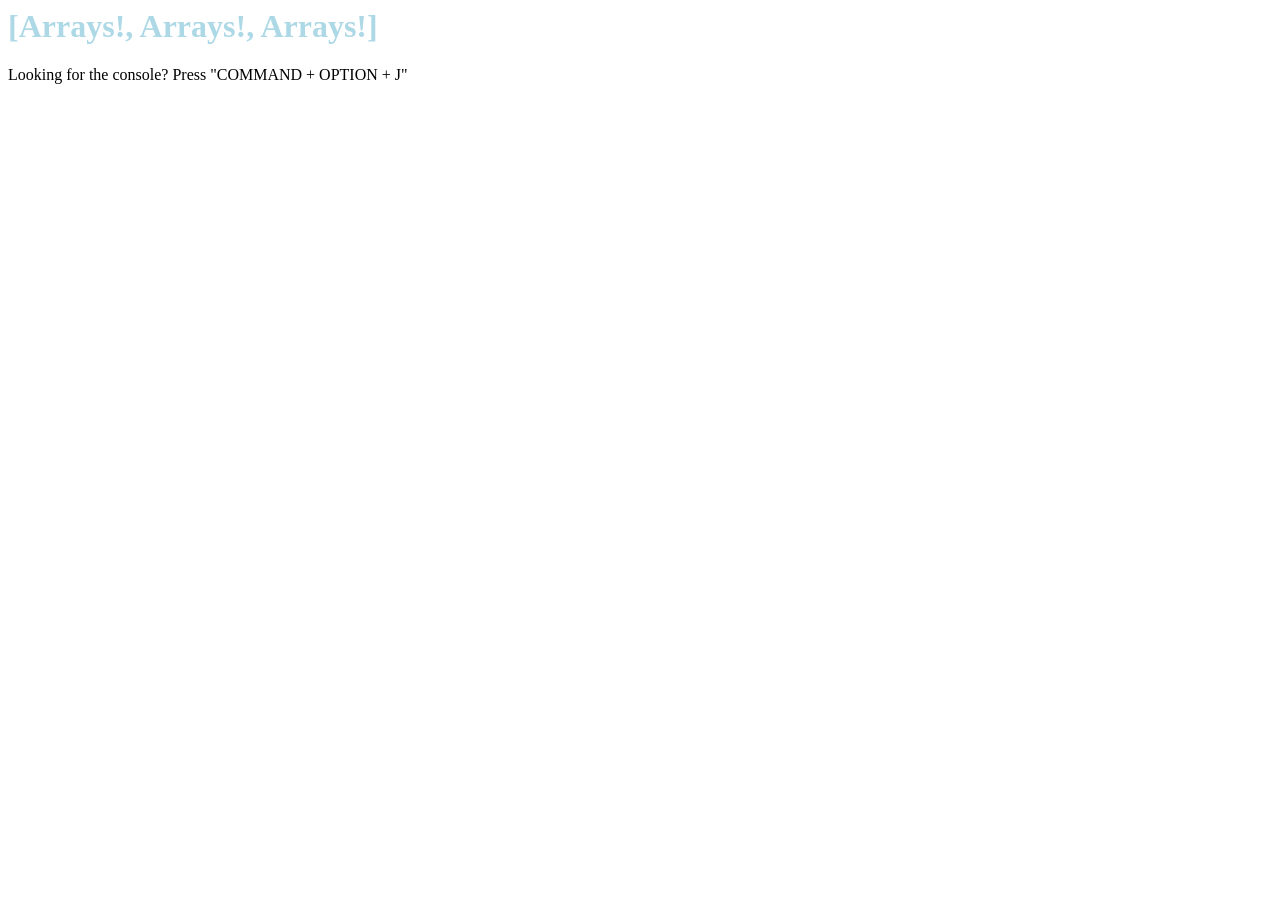
<file: projects/jquery-one/querySelectoraddEventListener.html>
<!--
    ==== SECTION 2: HTML & JavaScript ====
      
      EXERCISE 1:

      1) Inside of your HTML, create a bunch of `div` tags with random content of your choice. Give some of the divs a class name of `more-important`.
      1) Use querySelectorAll to return an array of all the `more-important` divs and store them in a variable named `allImportantDivs`.
      3) Log `allImportantDivs` to the console and observe the result.
      4) Create an array with the name `divContents`.
      5) Loop over `allImportantDivs` and add the textContent of each `div` to the array `divContents`.
      6) Outside of the loop, log the `divContents` array to the console and observe the contents.

      EXERCISE 2:

      1) Create an array with 5 strings containing sentences of your choice.
      2) In your HTML, create an unordered list with 5 empty list items tags.
      3) Use querySelectorAll to select each `li` inside of your list and store the result in a variable named `myList`.
      4) Loop over each `li` in `myList` and update the textContent to a random index in your array of strings. (HINT: Math.random())
      5) Observe your page update dynamically with random content.
      6) EXTRA CREDIT: Figure out how to avoid duplicate list items.
      7) EXTRA CREDIT: Allow the user to press a button to re-shuffle the strings

      EXTRA CREDIT EXERCISE:

      Fill an empty <ul> with a collection of <li> elements containing text using innerHTML.

    ==== SECTION 3: Get your wheels spinning ====

      1) Why might storing data in an array be useful?
      
      2) What is the difference between innerHTML and textContent?

MPORTANT: Once you're finished, please submit this file to your instructor.

WARNING: DO NOT send it to the whole class.

END of prompts.

-->

<html>
<head>
  <title>5/11/15 Challenges!</title>
  <style type="text/css">
    /* Your CSS goes here! */
    #topHeader{
      color:lightblue;
    }
  </style>
</head>
<body>
  <h1 id="topHeader">[Arrays!, Arrays!, Arrays!]</h1>
  <p class="subInfo">Looking for the console? Press "COMMAND + OPTION + J"</p>
  <!-- Your HTML code goes here! -->

  <script>
    //Your JavaScript code goes here!
    

  </script>
</body>
</html>
</file>
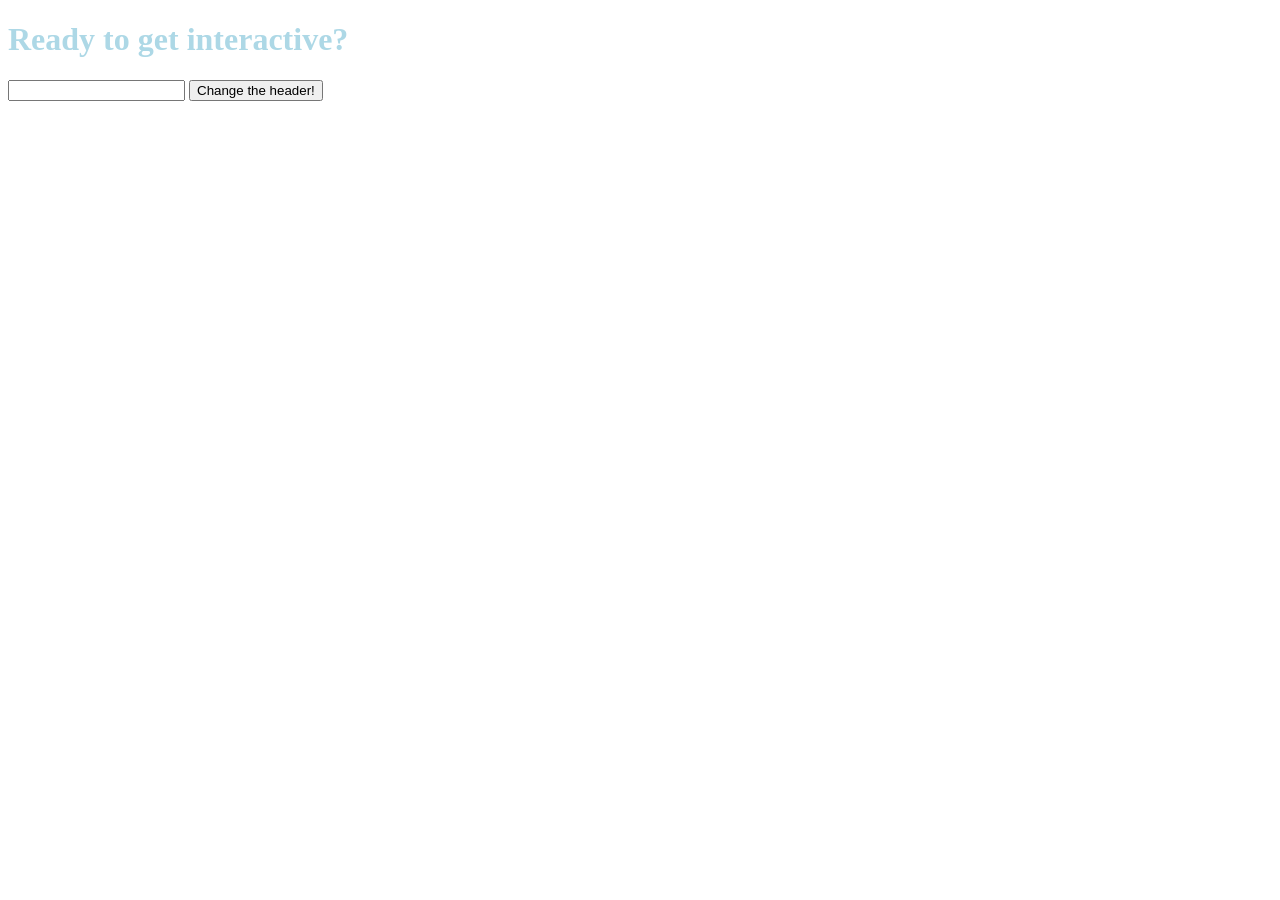
<file: projects/jquery-two/interactive.html>
<!DOCTYPE html>
<html>
<head>
  <title>5/9/15 Challenges!</title>
  <style type="text/css">
    /* Your CSS goes here! */
    #topHeader{
      color:lightblue;
    }
  </style>
</head>
<body>
  <h1 id="topHeader">Ready to get interactive?</h1>
  <p class="subInfo">
  <input id="customInput" type="text"></input>
  <button id="changeTextBtn">Change the header!</button>
  <!-- Your HTML code goes here! -->

  <script>
    //Your JavaScript code goes here!
    document.querySelector("#changeTextBtn").addEventListener('click', function(){
      alert("You've clicked a button!");
    });
  </script>

<!---

BEGIN prompts.

  Today we will be reviewing how JavaScript can work with HTML!

  PLEASE: Grab one of the staff if you're having any trouble! This is not a test!
  
  NOTE: There's a starter template for you at the top of this file for you to code in!

  Friendly Reminders:
  - There is some already written JavaScript and HTML code that you will be modifying. It would be best to have both this text editor open as well as your browser where you can open this file and observe your changes. Once you open this file in your browser make sure you also open the console (Command + Option + j).

  Please follow these instructions carefully and write your code below.

    ==== SECTION 1: HTML & JavaScript ====
    
      1) Create a `div` element with an `id` attribute of 'logMe'.
      2) Define a variable `logMyElement`. Run document.querySelector on 'logMe' and assign the return value to the variable `logMyElement`. (HINT: Be sure to have this JavaScript code inside of your page's <script> tag!)
      3) Log the variable `logMyElement` to the console. Observe the console and think about how querySelector works.
      4) Create a `div` element with an `id` attribute of 'myAwesomeDiv'.
      5) Define a function named `updateAwesomeDiv` that will update the textContent of 'myAwesomeDiv' when called.
      6) Call this function observe the newly updated content!
      7) Modify the already existing `addEventListener` function to change the `topHeader` div to have the content of the `customInput` input.
      8) Observe the capabilities you might have when it comes to dynamically modfying elements on a page.
      9) EXTRA CREDIT: Create a text input and a button that appends a new list item for each button click. Imagine it to be a one-person chatroom. Try figuring out how to clear the input field on each submission.
      10) EXTRA EXTRA CREDIT: Create button to clear the list elements. Imagine it to be a 'Clear History' feature.
      11) FINISHED EARLY?: Read about more ways to mofify the DOM using JavaScript: http://youmightnotneedjquery.com/#elements

    ==== SECTION 2: Get your wheels spinning ====

      1) Who invented JavaScript? When was it invented and standardized? (HINT: Google!)
      
      3) What is the use of assigning an element an `id` attribute as opposed to a class?
      
      
IMPORTANT: Once you're finished, please submit this file to your instructor.

WARNING: DO NOT send it to the whole class.

END of prompts.
-->


</body>
</html>
</file>
<file: css/style.css>
body {
  width: 100%;
  height: 100%;
}

.main {
  width: 100%;
  height: auto;
  min-height: 100%;
}

.main-header {
    height: 130px;
    margin: 135px 35px 0;
    opacity: 1;
    filter: alpha(opacity=100);
    position: relative;
    text-align: center;
  }

  .main-header .logo {
    margin: auto 0;
    opacity: 1;
    position: relative;
  }

  /* INDEX */

  .logo-title {
    color: #000;
    font: 400 70px/.95 "Neue Droschke",sans-serif;
    letter-spacing: 5px;
    position: relative;
    text-align: center;
    text-transform: uppercase;
}

.logo-subtitle {
    color: #000;
    font: 400 2.2em/1.3 "Courier New";
    position: relative;
    text-align: center;
}

.nav-social-media {
    position: absolute;
    right: 65px;
    top: 65px;
    color: #000;
    z-index: 21;
}

.nav-social-media a {
    color: inherit;
    font-size: 27px;
    display: inline-block;
    zoom: 1;
    margin: 0 0 0 5px;
    position: relative;
    text-decoration: none;
}

.fa-linkedin:hover {
  color: #f7cdf5;
  cursor: pointer;
  text-decoration: none;
  -webkit-transition: color 1s ease-out;
  -moz-transition: color 1s ease-out;
  -o-transition: color 1s ease-out;
  transition: color 1s ease-out;
}

.fa-github:hover {
  color: #f7cdf5;
  cursor: pointer;
  -webkit-transition: color 1s ease-out;
  -moz-transition: color 1s ease-out;
  -o-transition: color 1s ease-out;
  transition: color 1s ease-out;
}

.fa-instagram:hover {
  color: #f7cdf5;
  cursor: pointer;
  -webkit-transition: color 1s ease-out;
  -moz-transition: color 1s ease-out;
  -o-transition: color 1s ease-out;
  transition: color 1s ease-out;
}

.fa-pinterest:hover {
  color: #f7cdf5;
  cursor: pointer;
  -webkit-transition: color 1s ease-out;
  -moz-transition: color 1s ease-out;
  -o-transition: color 1s ease-out;
  transition: color 1s ease-out;
}

.button-contact {
    left: 65px;
    position: absolute;
    top: 65px;
    color: #000;
    font: 400 1.6em "Voyager Bold",sans-serif;
    letter-spacing: 1px;
    text-transform: lowercase;
    text-decoration: none;
}

.button-contact:hover {
  color: #f7cdf5;
  cursor: pointer;
  -webkit-transition: color 1s ease-out;
  -moz-transition: color 1s ease-out;
  -o-transition: color 1s ease-out;
  transition: color 1s ease-out;
}

.links-div {
  margin: 190px 35px 0;
  position: relative;
  text-align: center;
}

.container-index {
  display: flex;
  flex-direction: row;
  flex-wrap: wrap;
  justify-content: center;
  align-items: center;
  align-content: center;
}

.div-box {
  cursor: pointer;
	position: relative;
  height: 350px;
  width: 500px;
  margin: 5px;
}

.div-text-resume {
  position: absolute;
	top: 0; right: 0;
	bottom: 0; left: 0;
	width: 500px;
	height: 350px;
	text-align: center;
	background-color: #f7cdf5;
	opacity: 0;
	-webkit-transition: opacity 0.6s;
	-moz-transition: opacity 0.6s;
	transition: opacity 0.6s;
}

.div-text-resume:hover, .div-text-resume:active {
  opacity: .8;
}
.div-text-resume h3 {
  color: white;
  font-size: 90px;
}

.div-text-portfolio {
  position: absolute;
	top: 0; right: 0;
	bottom: 0; left: 0;
	width: 500px;
	height: 350px;
	text-align: center;
	background-color: #f7cdf5;
	opacity: 0;
	-webkit-transition: opacity 0.6s;
	-moz-transition: opacity 0.6s;
	transition: opacity 0.6s;
}

.div-text-portfolio:hover, .div-text-portfolio:active {
  opacity: .8;
}
.div-text-portfolio h3 {
  color: white;
  font-size: 90px;
}

.div-text-publishings {
  position: absolute;
	top: 0; right: 0;
	bottom: 0; left: 0;
	width: 500px;
	height: 350px;
	text-align: center;
	background-color: #f7cdf5;
	opacity: 0;
	-webkit-transition: opacity 0.6s;
	-moz-transition: opacity 0.6s;
	transition: opacity 0.6s;
}

.div-text-publishings:hover, .div-text-publishings:active {
  opacity: .8;
}
.div-text-publishings h3 {
  color: white;
  font-size: 90px;
}

.div-text-blog {
  position: absolute;
	top: 0; right: 0;
	bottom: 0; left: 0;
	width: 500px;
	height: 350px;
	text-align: center;
	background-color: #f7cdf5;
	opacity: 0;
	-webkit-transition: opacity 0.6s;
	-moz-transition: opacity 0.6s;
	transition: opacity 0.6s;
}

.div-text-blog:hover, .div-text-blog:active {
  opacity: .8;
}
.div-text-blog h3 {
  color: white;
  font-size: 90px;
}

/* RESUME */

.container-resume {
  display: flex;
  flex-direction: column;
  align-items: center;
  padding: 50px;
  font-family: 'Avant Garde', Avantgarde, 'Century Gothic', CenturyGothic, AppleGothic, sans-serif;
}

.logo-resume {
  color: #000;
  font: 400 70px/.95 "Neue Droschke",sans-serif;
  letter-spacing: 5px;
  position: relative;
  text-align: center;
  text-transform: uppercase;
  margin: 0.67em !important;
}

.about-me {
  display: flex;
  flex-direction: row;
  justify-content: space-between;
  width: 100%;
  background-color: #f7cdf5;
  text-align: center;
}

.about-me-text {
  display: flex;
  flex-direction: column;
  justify-content: center;
  margin: auto;
}

.me-img {
  display: flex;
  justify-content: center;
}

.skills {
  display: flex;
  flex-direction: row;
  justify-content: space-between;
  width: 100%;
  background-color: #ddd;
  text-align: center;
}

.skills-text {
  display: flex;
  flex-direction: column;
  justify-content: center;
  margin: auto;
  padding-left: 10px;
  padding-left: 10px;
}

.skills-img {
  opacity: .6;
  display: flex;
  justify-content: center;
}

.work {
  width: 100%;
  text-align: center;
  background-color: #ddd;
}

.other {
  width: 100%;
  text-align: center;
  background-color: #ddd;
}

.accordion {
    background-color: #eee;
    color: #444;
    cursor: pointer;
    padding: 18px;
    width: 100%;
    border: none;
    text-align: left;
    outline: none;
    font-size: 15px;
    transition: 0.4s;
}

.accordion.active, button.accordion:hover {
    background-color: #f7cdf5;
}

.accordion:after {
    content: '\002B';
    color: #777;
    font-weight: bold;
    float: right;
    margin-left: 5px;
}

.accordion.active:after {
    content: "\2212";
}

.panel {
    padding: 0 18px;
    background-color: #ddd;
    max-height: 0;
    overflow: hidden;
    transition: max-height 0.2s ease-out;
}

.education {
  display: flex;
  flex-direction: row;
  justify-content: space-between;
  width: 100%;
  background-color: #f7cdf5;
  text-align: center;
}

.education-text {
  display: flex;
  flex-direction: column;
  justify-content: center;
  margin: auto;
}

.education-pic {
  display: flex;
  justify-content: center;
}

a {
  color: black;
  text-decoration: none;
}

.p-work {
  text-align: justify;
}

.p-work > a:hover {
  color: #f7cdf5;
  cursor: pointer;
  text-decoration: none;
  -webkit-transition: color 1s ease-out;
  -moz-transition: color 1s ease-out;
  -o-transition: color 1s ease-out;
  transition: color 1s ease-out;
}

.nav-button {
  font-family: "Neue Droschke",sans-serif !important;
}

.nav-button:hover {
  color: #f7cdf5;
  cursor: pointer;
  text-decoration: none;
  -webkit-transition: color 1s ease-out;
  -moz-transition: color 1s ease-out;
  -o-transition: color 1s ease-out;
  transition: color 1s ease-out;
}

.p-portfolio {
  text-align: justify;
  margin: 0 auto;
}

.portfolio-item-info {
  display: flex;
  flex-direction: row;
  justify-content: space-around;
  padding: 1em;
}

.portfolio-item-info > h6 > a:hover {
  color: #f7cdf5;
  cursor: pointer;
  text-decoration: none;
  -webkit-transition: color 1s ease-out;
  -moz-transition: color 1s ease-out;
  -o-transition: color 1s ease-out;
  transition: color 1s ease-out;
}

.col-6 {
  text-align: center;
  padding-bottom: 2em;
}

.container {
  padding-top: 50px !important;
}
</file>
